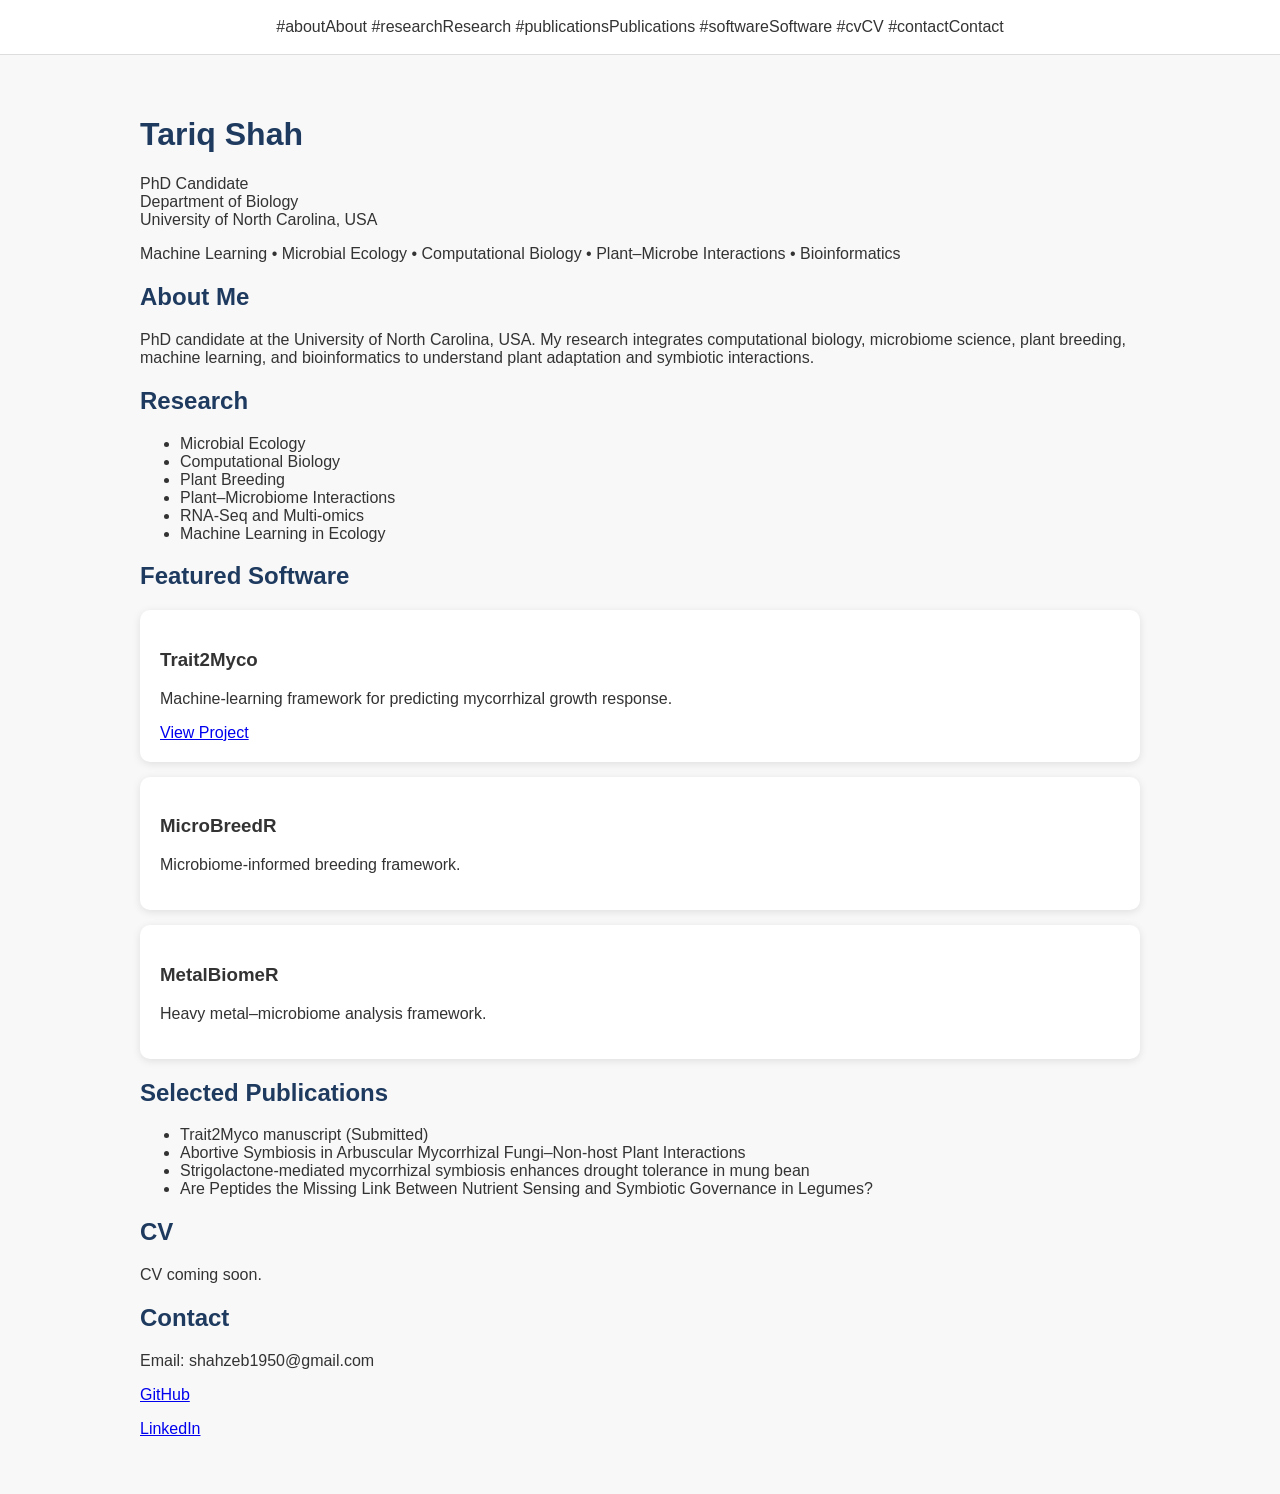
<file: index.html>
<!DOCTYPE html>
<html>
<head>
<meta charset="UTF-8">
<title>Tariq Shah</title>

<style>

body{
    font-family: Arial, sans-serif;
    margin:0;
    background:#f8f8f8;
    color:#333;
}

.navbar{
    background:white;
    border-bottom:1px solid #ddd;
    display:flex;
    justify-content:center;
    gap:30px;
    padding:18px;
}

.navbar a{
    text-decoration:none;
    color:#1e3a5f;
    font-size:18px;
    font-weight:bold;
}

.navbar a:hover{
    color:#0077b6;
}

.container{
    max-width:1000px;
    margin:auto;
    padding:40px;
}

.card{
    background:white;
    border-radius:10px;
    padding:20px;
    margin:15px 0;
    box-shadow:0 2px 8px rgba(0,0,0,0.1);
}

h1,h2{
    color:#1e3a5f;
}

</style>

</head>

<body>

<div class="navbar">
#aboutAbout</a>
#researchResearch</a>
#publicationsPublications</a>
#softwareSoftware</a>
#cvCV</a>
#contactContact</a>
</div>

<div class="container">

<h1>Tariq Shah</h1>

<p>
PhD Candidate<br>
Department of Biology<br>
University of North Carolina, USA
</p>

<p>
Machine Learning • Microbial Ecology • Computational Biology •
Plant–Microbe Interactions • Bioinformatics
</p>

<section id="about">

<h2>About Me</h2>

<p>
PhD candidate at the University of North Carolina, USA.
My research integrates computational biology, microbiome science,
plant breeding, machine learning, and bioinformatics to understand
plant adaptation and symbiotic interactions.
</p>

</section>

<section id="research">

<h2>Research</h2>

<ul>
<li>Microbial Ecology</li>
<li>Computational Biology</li>
<li>Plant Breeding</li>
<li>Plant–Microbiome Interactions</li>
<li>RNA-Seq and Multi-omics</li>
<li>Machine Learning in Ecology</li>
</ul>

</section>

<section id="software">

<h2>Featured Software</h2>

<div class="card">
<h3>Trait2Myco</h3>

<p>
Machine-learning framework for predicting mycorrhizal growth response.
</p>

<a href="https://github.com/tariq6640/Trait2Myco">
View Project
</a>

</div>

<div class="card">
<h3>MicroBreedR</h3>

<p>
Microbiome-informed breeding framework.
</p>

</div>

<div class="card">
<h3>MetalBiomeR</h3>

<p>
Heavy metal–microbiome analysis framework.
</p>

</div>

</section>

<section id="publications">

<h2>Selected Publications</h2>

<ul>
<li>Trait2Myco manuscript (Submitted)</li>
<li>Abortive Symbiosis in Arbuscular Mycorrhizal Fungi–Non-host Plant Interactions</li>
<li>Strigolactone-mediated mycorrhizal symbiosis enhances drought tolerance in mung bean</li>
<li>Are Peptides the Missing Link Between Nutrient Sensing and Symbiotic Governance in Legumes?</li>
</ul>

</section>

<section id="cv">

<h2>CV</h2>

<p>
CV coming soon.
</p>

</section>

<section id="contact">

<h2>Contact</h2>

<p>Email: shahzeb1950@gmail.com</p>

<p>
<a href="https://github.com/tariq6640">GitHub</a>
</p>

<p>
<a href="https://linkedin.com/in/shah-tariq-340b143a9">LinkedIn</a>
</p>

</section>

</div>

</body>
</html>
</file>
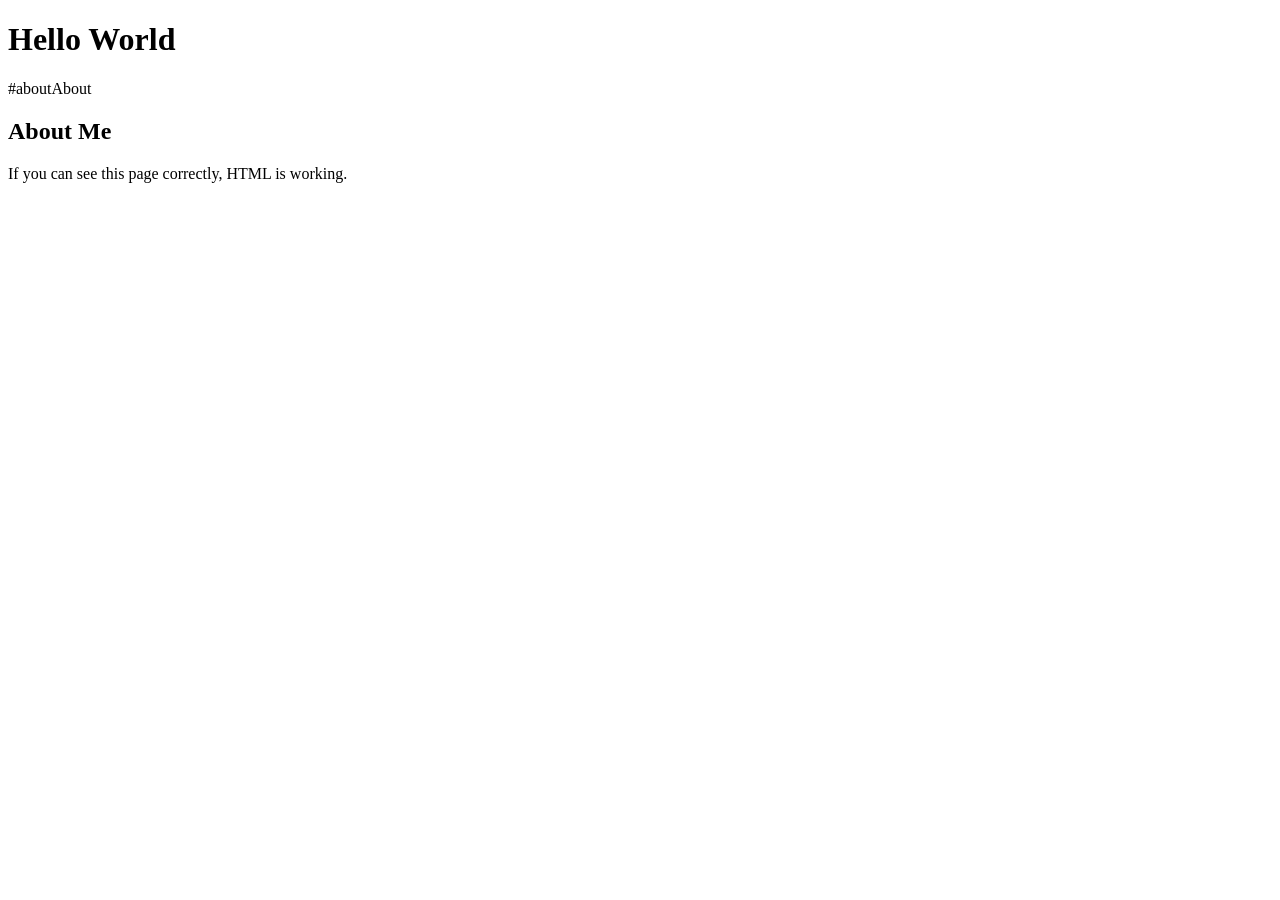
<file: test.html>
<!DOCTYPE html>
<html>
<head>
<title>Test</title>
</head>

<body>

<h1>Hello World</h1>

#aboutAbout</a>

<h2 id="about">About Me</h2>

<p>If you can see this page correctly, HTML is working.</p>

</body>
</html>
</file>
